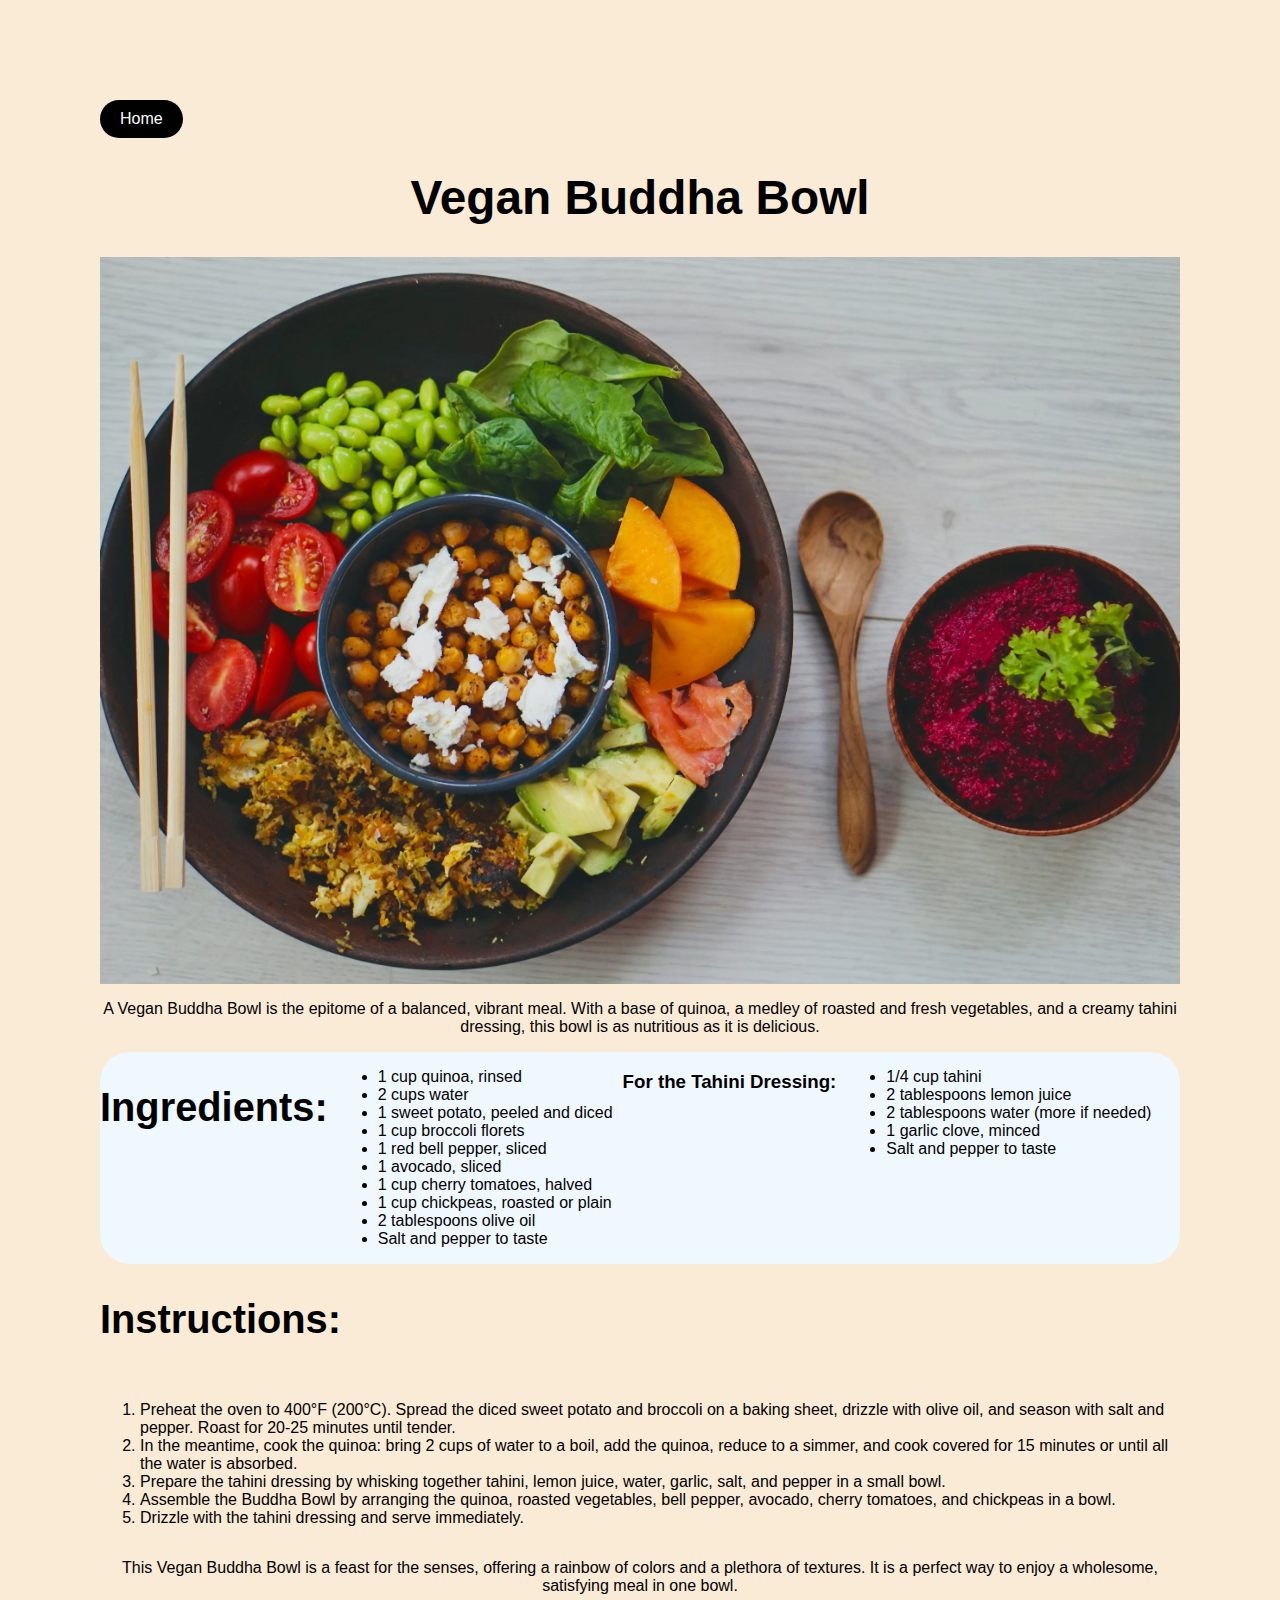
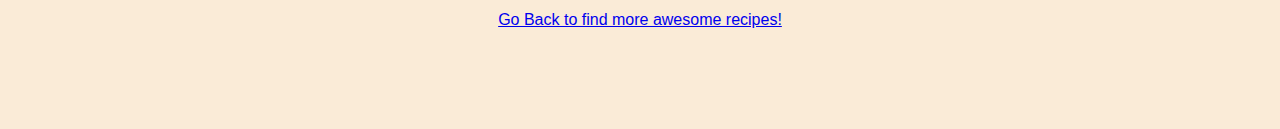
<file: recipes/bowl.html>
<!DOCTYPE html>
<html lang="en">
    <head>
        <meta charset="UTF-8">
        <meta name="viewport" content="width=device-width">
        <link rel="stylesheet" href="../style.css">
        <title>Vegan Buddha Bowl</title>
    </head>
    <body>
        <header>
            <button><a class="button" href="../index.html">Home</a></button>
        </header>
        <h1>Vegan Buddha Bowl</h1>
        <!-- Intro -->
        <div class="img"><img src="../img/bowl.webp" alt="vegan buddha bowl" width="1080"></div>
        <div class="intro">
            <p>
            A Vegan Buddha Bowl is the epitome of a balanced, vibrant meal. With a base of quinoa, a medley of roasted 
            and fresh vegetables, and a creamy tahini dressing, this bowl is as nutritious as it is delicious.
            </p>
        </div>
        <div class="ingredients">
         <h2>Ingredients:</h2>
         <ul>
            <li>1 cup quinoa, rinsed</li>
            <li>2 cups water</li>
            <li>1 sweet potato, peeled and diced</li>
            <li>1 cup broccoli florets</li>
            <li>1 red bell pepper, sliced</li>
            <li>1 avocado, sliced</li>
            <li>1 cup cherry tomatoes, halved</li>
            <li>1 cup chickpeas, roasted or plain</li>
            <li>2 tablespoons olive oil</li>
            <li>Salt and pepper to taste</li>
         </ul>
         <h3>For the Tahini Dressing:</h3>
         <ul>
            <li>1/4 cup tahini</li>
            <li>2 tablespoons lemon juice</li>
            <li>2 tablespoons water (more if needed)</li>
            <li>1 garlic clove, minced</li>
            <li>Salt and pepper to taste</li>
         </ul>
        </div>
        <div class="instructions">
         <h2>Instructions:</h2>
         <ol>
            <li>
                Preheat the oven to 400°F (200°C). Spread the diced sweet potato and broccoli on a baking sheet, 
                drizzle with olive oil, and season with salt and pepper. Roast for 20-25 minutes until tender.
            </li>
            <li>
                In the meantime, cook the quinoa: bring 2 cups of water to a boil, add the quinoa, reduce to a simmer, 
                and cook covered for 15 minutes or until all the water is absorbed.
            </li>
            <li>
                Prepare the tahini dressing by whisking together tahini, lemon juice, water, garlic, salt, and pepper 
                in a small bowl.
            </li>
            <li>
                Assemble the Buddha Bowl by arranging the quinoa, roasted vegetables, bell pepper, avocado, cherry tomatoes, 
                and chickpeas in a bowl.
            </li>
            <li>
                Drizzle with the tahini dressing and serve immediately.
            </li>
         </ol>
        </div>
         <!-- Outro -->
        <div class="outro"> 
         <p>
            This Vegan Buddha Bowl is a feast for the senses, offering a rainbow of colors and a plethora of textures. 
            It is a perfect way to enjoy a wholesome, satisfying meal in one bowl.
          </p>
          <a href="../index.html">Go Back to find more awesome recipes!</a>
        </div>
    </body>
</html>
</file>
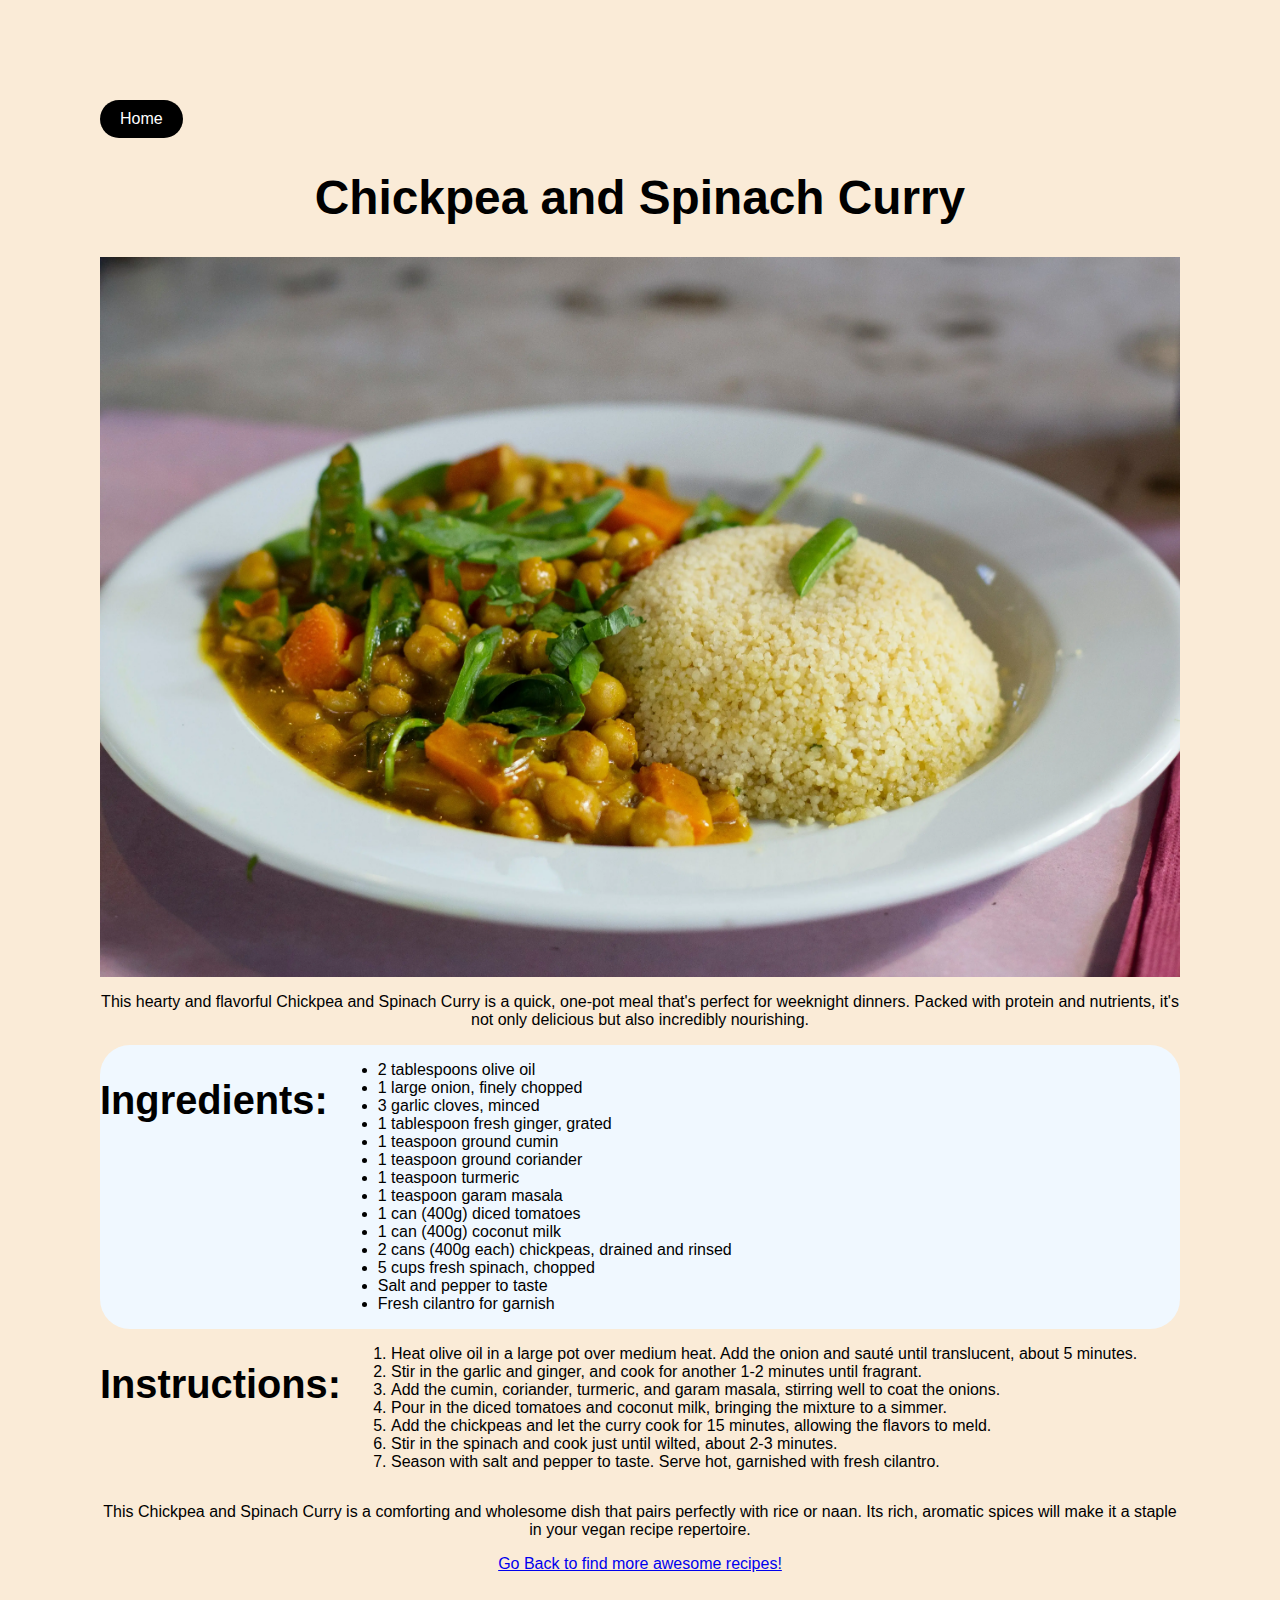
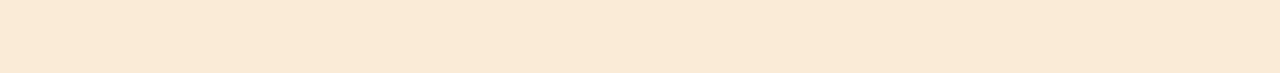
<file: recipes/curry.html>
<!DOCTYPE html>
<html lang="en">
    <head>
        <meta charset="UTF-8">
        <meta name="viewport" content="width=device-width">
        <link rel="stylesheet" href="../style.css">
        <title>Chickpea and Spinach Curry</title>
    </head>
<body>
    <header>
        <button><a class="button" href="../index.html">Home</a></button>
    </header>
    <!-- titel -->
    <h1>Chickpea and Spinach Curry</h1>
    <div class="img"><img src="../img/curry.webp" alt="vegan chickpea curry with spinach" width="1080"></div>
    <!-- intro -->
    <div class="intro">
        <p>
        This hearty and flavorful Chickpea and Spinach Curry is a quick, one-pot meal that's perfect for weeknight dinners. 
        Packed with protein and nutrients, it's not only delicious but also incredibly nourishing.
        </p>
    </div>
    <div class="ingredients">
        <h2>Ingredients:</h2>
        <ul>
            <li>2 tablespoons olive oil</li>
            <li>1 large onion, finely chopped</li>
            <li>3 garlic cloves, minced</li>
            <li>1 tablespoon fresh ginger, grated</li>
            <li>1 teaspoon ground cumin</li>
            <li>1 teaspoon ground coriander</li>
            <li>1 teaspoon turmeric</li>
            <li>1 teaspoon garam masala</li>
            <li>1 can (400g) diced tomatoes</li>
            <li>1 can (400g) coconut milk</li>
            <li>2 cans (400g each) chickpeas, drained and rinsed</li>
            <li>5 cups fresh spinach, chopped</li>
            <li>Salt and pepper to taste</li>
            <li>Fresh cilantro for garnish</li>
        </ul>
    </div>
    <div class="instructions">
        <h2>Instructions:</h2>
        <ol>
            <li>Heat olive oil in a large pot over medium heat. Add the onion and sauté until translucent, about 5 minutes.</li>
            <li>Stir in the garlic and ginger, and cook for another 1-2 minutes until fragrant.</li>
            <li>Add the cumin, coriander, turmeric, and garam masala, stirring well to coat the onions.</li>
            <li>Pour in the diced tomatoes and coconut milk, bringing the mixture to a simmer.</li>
            <li>Add the chickpeas and let the curry cook for 15 minutes, allowing the flavors to meld.</li>
            <li>Stir in the spinach and cook just until wilted, about 2-3 minutes.</li>
            <li>Season with salt and pepper to taste. Serve hot, garnished with fresh cilantro.</li> 
        </ol>
    </div>
    <!-- outro -->
    <div class="outro">    
        <p>
        This Chickpea and Spinach Curry is a comforting and wholesome dish that pairs perfectly with rice or naan. 
        Its rich, aromatic spices will make it a staple in your vegan recipe repertoire.
        </p>
        <a href="../index.html">Go Back to find more awesome recipes!</a>
    </div>
</body>
</html>
</file>
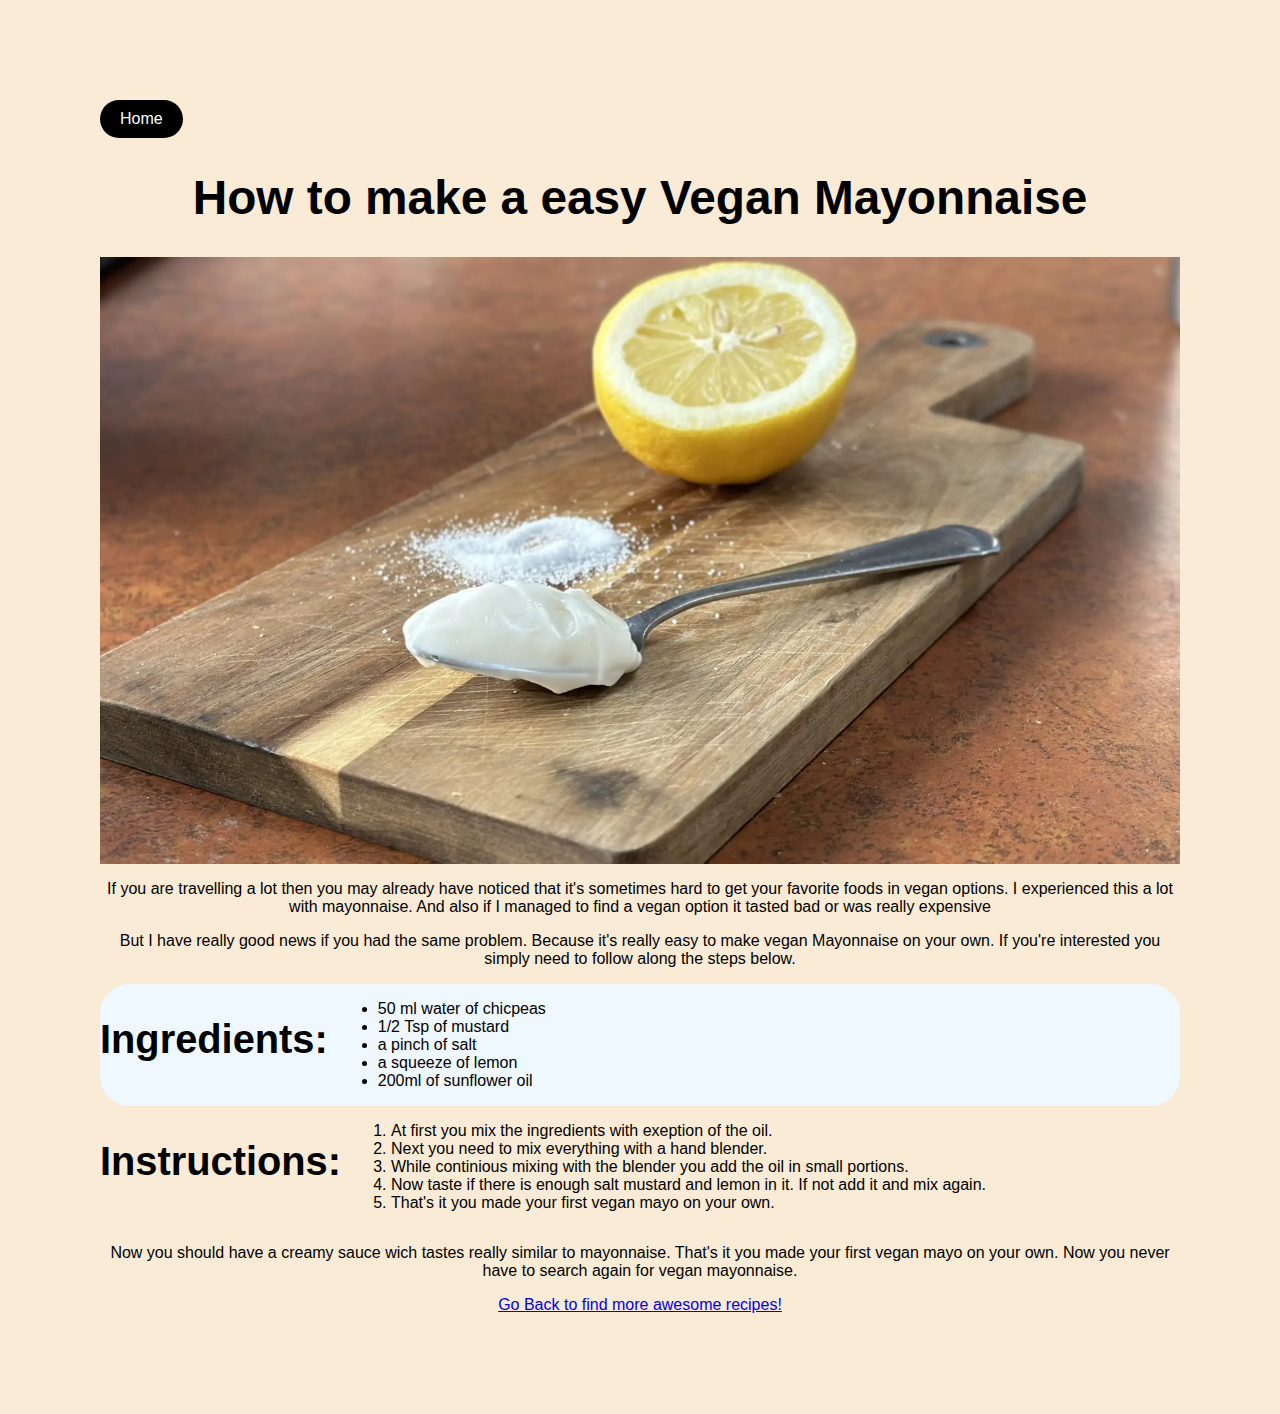
<file: recipes/mayo.html>
<!DOCTYPE html>
<html lang="en">
<head>
  <meta charset="utf-8">
  <meta name="viewport" content="width=device-width">
  <link rel="stylesheet" href="../style.css">
  <title>Vegan Mayonnaise</title>
</head>
<body>
    <header>
        <button><a class="button" href="../index.html">Home</a></button>
    </header>
    <h1>How to make a easy Vegan Mayonnaise</h1>
    <div class="img"><img src="../img/mayo.webp" alt="spoon of vegan mayo with some of the ingriedients like salt and lemon" width="1080"/></div>
     <!-- Intro --->
    <div class="intro">
    <p>
        If you are travelling a lot then you may already have noticed that it's sometimes hard to get your favorite foods in vegan options.
        I experienced this a lot with mayonnaise. 
        And also if I managed to find a vegan option it tasted bad or was really expensive
    </p>
    <p>
        But I have really good news if you had the same problem.
        Because it's really easy to make vegan Mayonnaise on your own.
        If you're interested you simply need to follow along the steps below.
    </p>
  </div>
  <div class="ingredients">
    <h2>Ingredients:</h2>
    <ul>
      <li>50 ml water of chicpeas</li>
      <li>1/2 Tsp of mustard</li>
      <li>a pinch of salt</li>
      <li>a squeeze of lemon</li>
      <li>200ml of sunflower oil</li>
    </ul>
  </div>
  <div class="instructions">
    <h2>Instructions:</h2>
    <ol>
      <li>At first you mix the ingredients with exeption of the oil.</li>
      <li>Next you need to mix everything with a hand blender.</li>
      <li>While continious mixing with the blender you add the oil in small portions.</li>
      <li>Now taste if there is enough salt mustard and lemon in it. If not add it and mix again.</li>
      <li>That's it you made your first vegan mayo on your own. </li>
    </ol>
  </div>
  <div class="outro">
    <!-- Outro -->
    <p>
        Now you should have a creamy sauce wich tastes really similar to mayonnaise.
        That's it you made your first vegan mayo on your own. 
        Now you never have to search again for vegan mayonnaise.
    </p>
    <a href="../index.html">Go Back to find more awesome recipes!</a>
  </div>
</body>
</html>
</file>
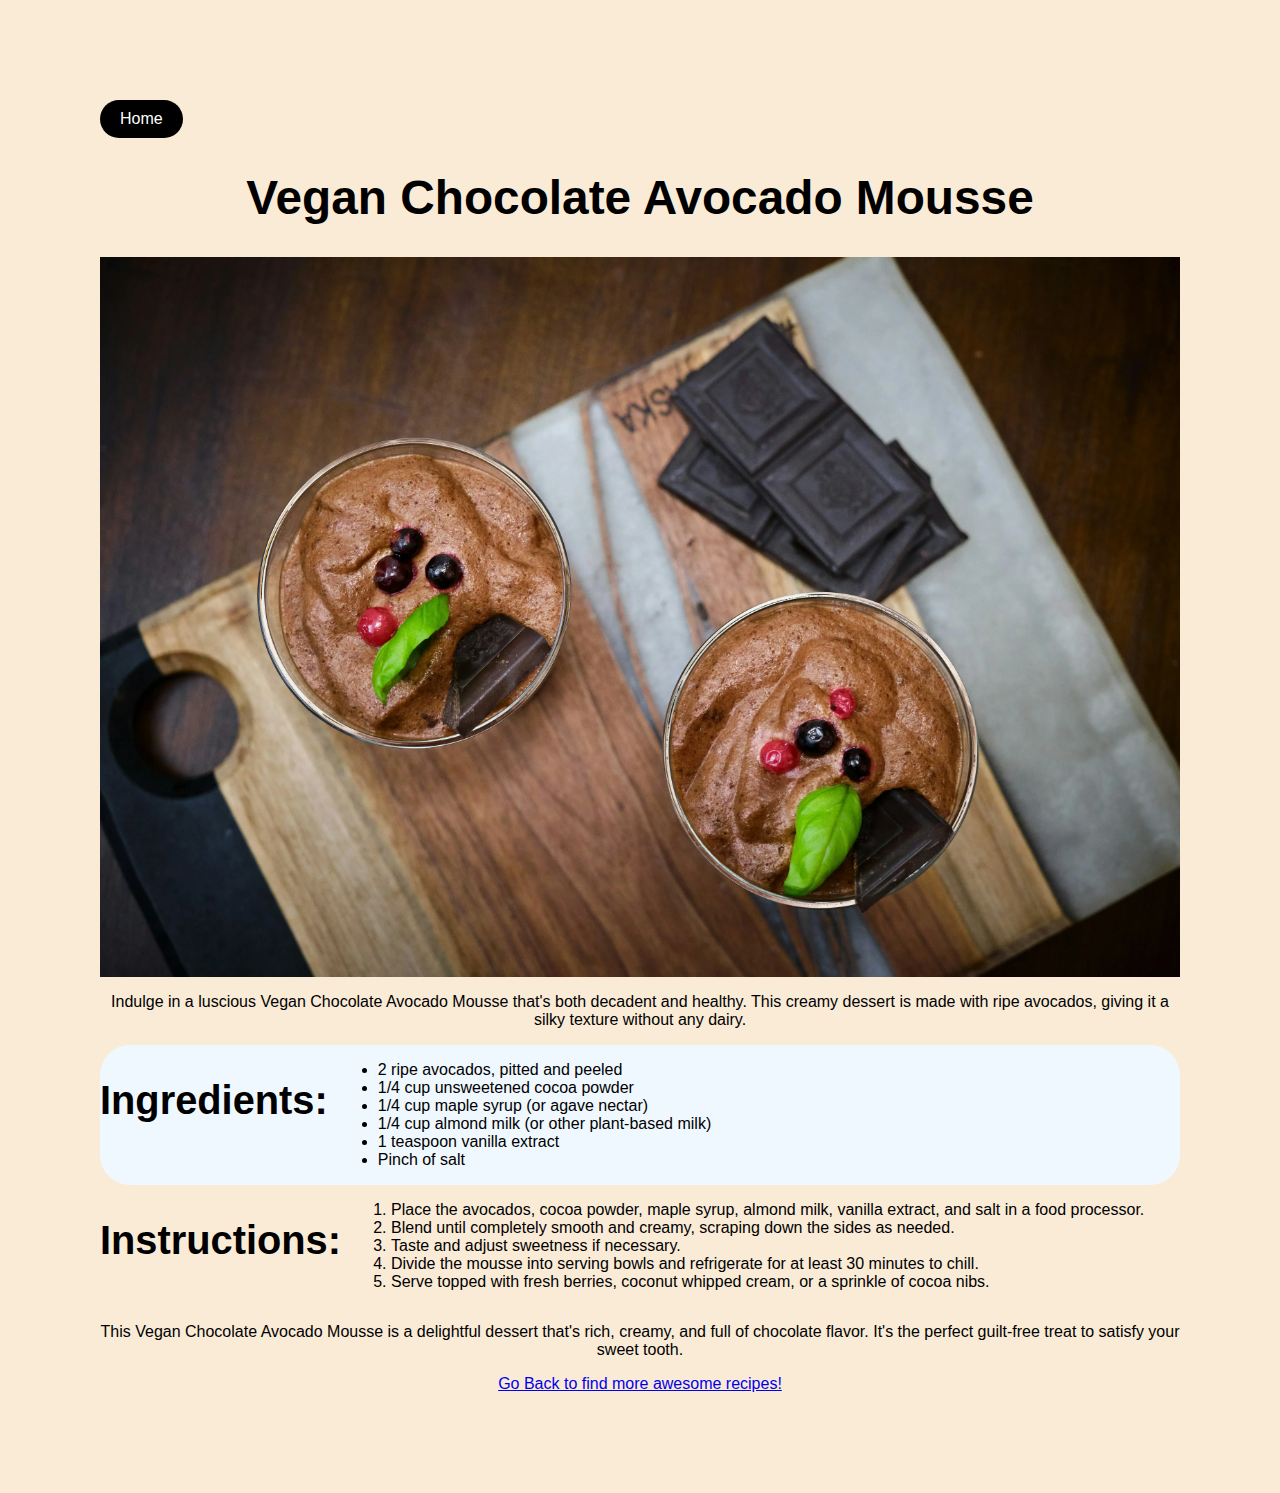
<file: recipes/mousse.html>
<!DOCTYPE html>
<html lang="en">
    <head>
        <meta charset="UTF-8">
        <meta name="viewport" content="width=device-width">
        <link rel="stylesheet" href="../style.css">
        <title>Vegan Chocolate Avocado Mousse</title>
    </head>
    <body>
        <header>
            <button><a class="button" href="../index.html">Home</a></button>
        </header>
        <h1>Vegan Chocolate Avocado Mousse</h1>
        <div class="img"><img src="../img/mousse.webp" alt="vegan mousse au chocolat" width="1080"></div>
        <!-- Intro -->
        <div class="intro">
            <p>
            Indulge in a luscious Vegan Chocolate Avocado Mousse that's both decadent and healthy. 
            This creamy dessert is made with ripe avocados, giving it a silky texture without any dairy.
            </p>
        </div>
        <div class="ingredients"> 
         <h2>Ingredients:</h2>
         <ul>
            <li>2 ripe avocados, pitted and peeled</li>
            <li>1/4 cup unsweetened cocoa powder</li>
            <li>1/4 cup maple syrup (or agave nectar)</li>
            <li>1/4 cup almond milk (or other plant-based milk)</li>
            <li>1 teaspoon vanilla extract</li>
            <li>Pinch of salt</li>
         </ul>
        </div>
        <div class="instructions">
         <h2>Instructions:</h2>
         <ol>
            <li>
                Place the avocados, cocoa powder, maple syrup, almond milk, vanilla extract, and salt in a food processor.
            </li>
            <li>
                Blend until completely smooth and creamy, scraping down the sides as needed.
            </li>
            <li>
                Taste and adjust sweetness if necessary.
            </li>
            <li>
                Divide the mousse into serving bowls and refrigerate for at least 30 minutes to chill.
            </li>
            <li>
                Serve topped with fresh berries, coconut whipped cream, or a sprinkle of cocoa nibs.
            </li>
         </ol>
        </div>
         <!-- Outro -->
        <div class="outro">
          <p>
            This Vegan Chocolate Avocado Mousse is a delightful dessert that's rich, creamy, 
            and full of chocolate flavor. It's the perfect guilt-free treat to satisfy your sweet tooth.
          </p>
         <a href="../index.html">Go Back to find more awesome recipes!</a>
        </div>
    </body>
</html>
</file>
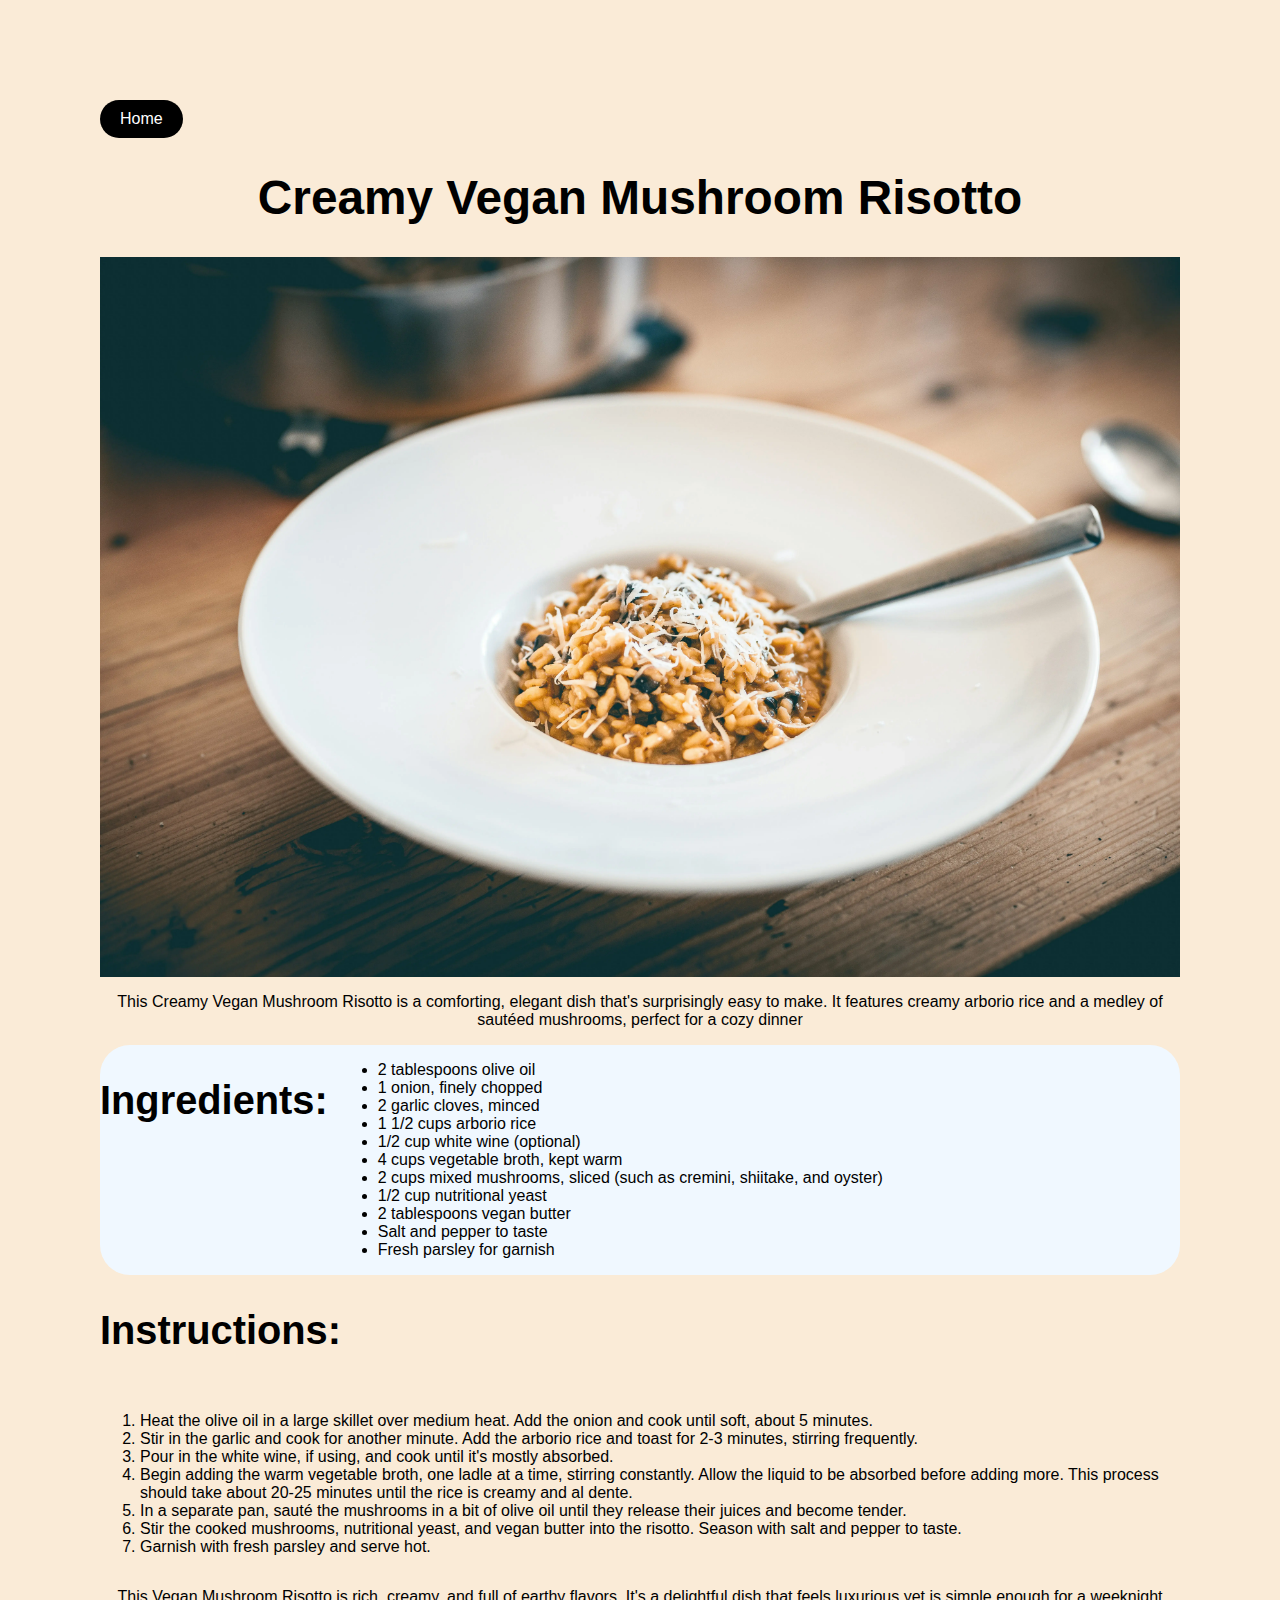
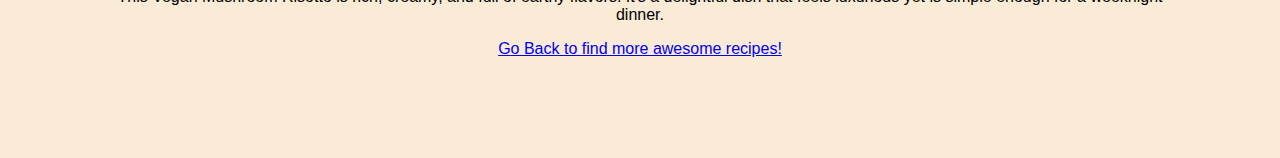
<file: recipes/risotto.html>
<!DOCTYPE html>
<html lang="en">
    <head>
        <meta charset="UTF-8">
        <meta name="viewport" name="width=device-width">
        <link rel="stylesheet" href="../style.css">
        <title>Creamy Vegan Mushroom Risotto</title>
    </head>
    <body>
        <header>
            <button><a class="button" href="../index.html">Home</a></button>
        </header>
        <h1>Creamy Vegan Mushroom Risotto</h1>
        <div class="img"><img src="../img/risotto.webp" alt="vegan mushroom risotto" width="1080"></div>
        <!-- Intro -->
        <div class="intro"> 
            <p>
            This Creamy Vegan Mushroom Risotto is a comforting, elegant dish that's surprisingly easy to make. 
            It features creamy arborio rice and a medley of sautéed mushrooms, perfect for a cozy dinner
            </p>
        </div>
        <div class="ingredients">
            <h2>Ingredients:</h2>
            <ul>
                <li> 2 tablespoons olive oil</li>
                <li>1 onion, finely chopped</li>
                <li>2 garlic cloves, minced</li>
                <li>1 1/2 cups arborio rice</li>
                <li>1/2 cup white wine (optional)</li>
                <li>4 cups vegetable broth, kept warm</li>
                <li>2 cups mixed mushrooms, sliced (such as cremini, shiitake, and oyster)</li>
                <li>1/2 cup nutritional yeast</li>
                <li>2 tablespoons vegan butter</li>
                <li>Salt and pepper to taste</li>
                <li>Fresh parsley for garnish</li>
            </ul>
        </div>
        <div class="instructions">
            <h2>Instructions:</h2>
            <ol>
                <li>
                Heat the olive oil in a large skillet over medium heat. Add the onion and cook until soft, about 5 minutes.
                </li>
                <li>
                Stir in the garlic and cook for another minute. Add the arborio rice and toast for 2-3 minutes, 
                stirring frequently.
                </li>
                <li>
                Pour in the white wine, if using, and cook until it's mostly absorbed.
                </li>
                <li>
                Begin adding the warm vegetable broth, one ladle at a time, stirring constantly. Allow the liquid to 
                be absorbed before adding more. This process should take about 20-25 minutes until the rice is creamy and 
                al dente.
                </li>
                <li>
                In a separate pan, sauté the mushrooms in a bit of olive oil until they release their juices and become tender.
                </li>
                <li>
                Stir the cooked mushrooms, nutritional yeast, and vegan butter into the risotto. Season with salt and 
                pepper to taste.
                </li>
                <li>
                Garnish with fresh parsley and serve hot.
                </li>
            </ol>
        </div>
        <!-- Outro -->
        <div class="outro"> 
            <p>
            This Vegan Mushroom Risotto is rich, creamy, and full of earthy flavors. It's a delightful dish that feels 
            luxurious yet is simple enough for a weeknight dinner.
            </p>
            <a href="../index.html">Go Back to find more awesome recipes!</a>
        </div>
    </body>
</html>
</file>
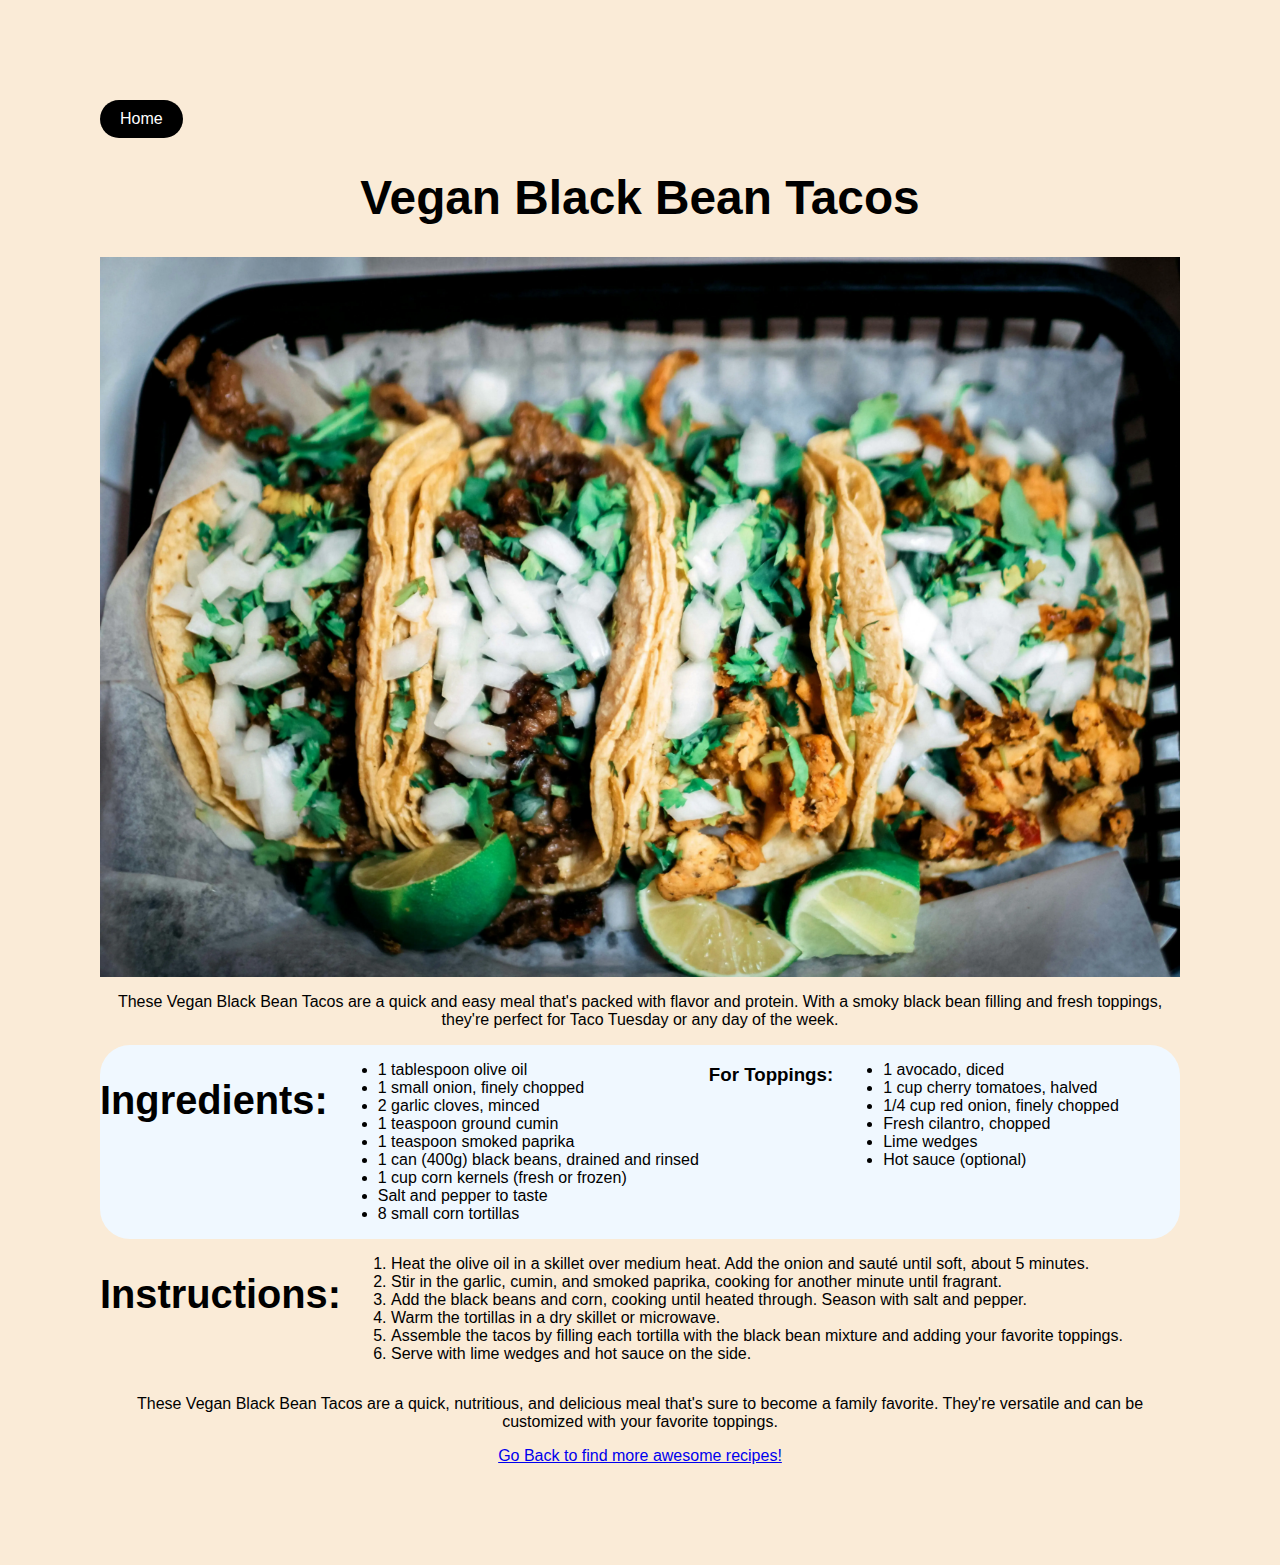
<file: recipes/tacos.html>
<!DOCTYPE html>
<html lang="en">
    <head>
        <meta charset="UTF-8">
        <meta name="viewport" content="width=device-width">
        <link rel="stylesheet" href="../style.css">
        <title>Vegan Black Bean Tacos</title>
    </head>
    <body>
        <header>
            <button><a class="button" href="../index.html">Home</a></button>
        </header>
        <h1>Vegan Black Bean Tacos</h1>
        <div class="img"><img src="../img/tacos.webp" alt="delicious vegan tacos" width="1080"></div>
        <!-- Intro -->
        <div class="intro">
         <p>
            These Vegan Black Bean Tacos are a quick and easy meal that's packed with flavor and protein. 
            With a smoky black bean filling and fresh toppings, they're perfect for Taco Tuesday or any day of the week.
         </p>
        </div>
        <div class="ingredients">
         <h2>Ingredients:</h2>
         <ul>
            <li>1 tablespoon olive oil</li>
            <li>1 small onion, finely chopped</li>
            <li>2 garlic cloves, minced</li>
            <li>1 teaspoon ground cumin</li>
            <li>1 teaspoon smoked paprika</li>
            <li>1 can (400g) black beans, drained and rinsed</li>
            <li>1 cup corn kernels (fresh or frozen)</li>
            <li>Salt and pepper to taste</li>
            <li>8 small corn tortillas</li>
         </ul>
         <h3>For Toppings:</h3>
         <ul>
            <li>1 avocado, diced</li>
            <li>1 cup cherry tomatoes, halved</li>
            <li>1/4 cup red onion, finely chopped</li>
            <li>Fresh cilantro, chopped</li>
            <li>Lime wedges</li>
            <li>Hot sauce (optional)</li>
         </ul>
        </div>
        <div class="instructions">
         <h2>Instructions:</h2>
         <ol>
            <li>
                Heat the olive oil in a skillet over medium heat. Add the onion and sauté until soft, about 5 minutes.
            </li>
            <li>
                Stir in the garlic, cumin, and smoked paprika, cooking for another minute until fragrant.
            </li>
            <li>
                Add the black beans and corn, cooking until heated through. Season with salt and pepper.
            </li>
            <li>
                Warm the tortillas in a dry skillet or microwave.
            </li>
            <li>
                Assemble the tacos by filling each tortilla with the black bean mixture and adding your favorite toppings.
            </li>
            <li>
                Serve with lime wedges and hot sauce on the side.
            </li>
         </ol>
        </div>
         <!-- Outro -->
        <div class="outro">  
          <p>
            These Vegan Black Bean Tacos are a quick, nutritious, and delicious meal that's sure to become a family favorite. 
            They're versatile and can be customized with your favorite toppings.
          </p>
         <a href="../index.html">Go Back to find more awesome recipes!</a>
        </div>
    </body>
</html>
</file>
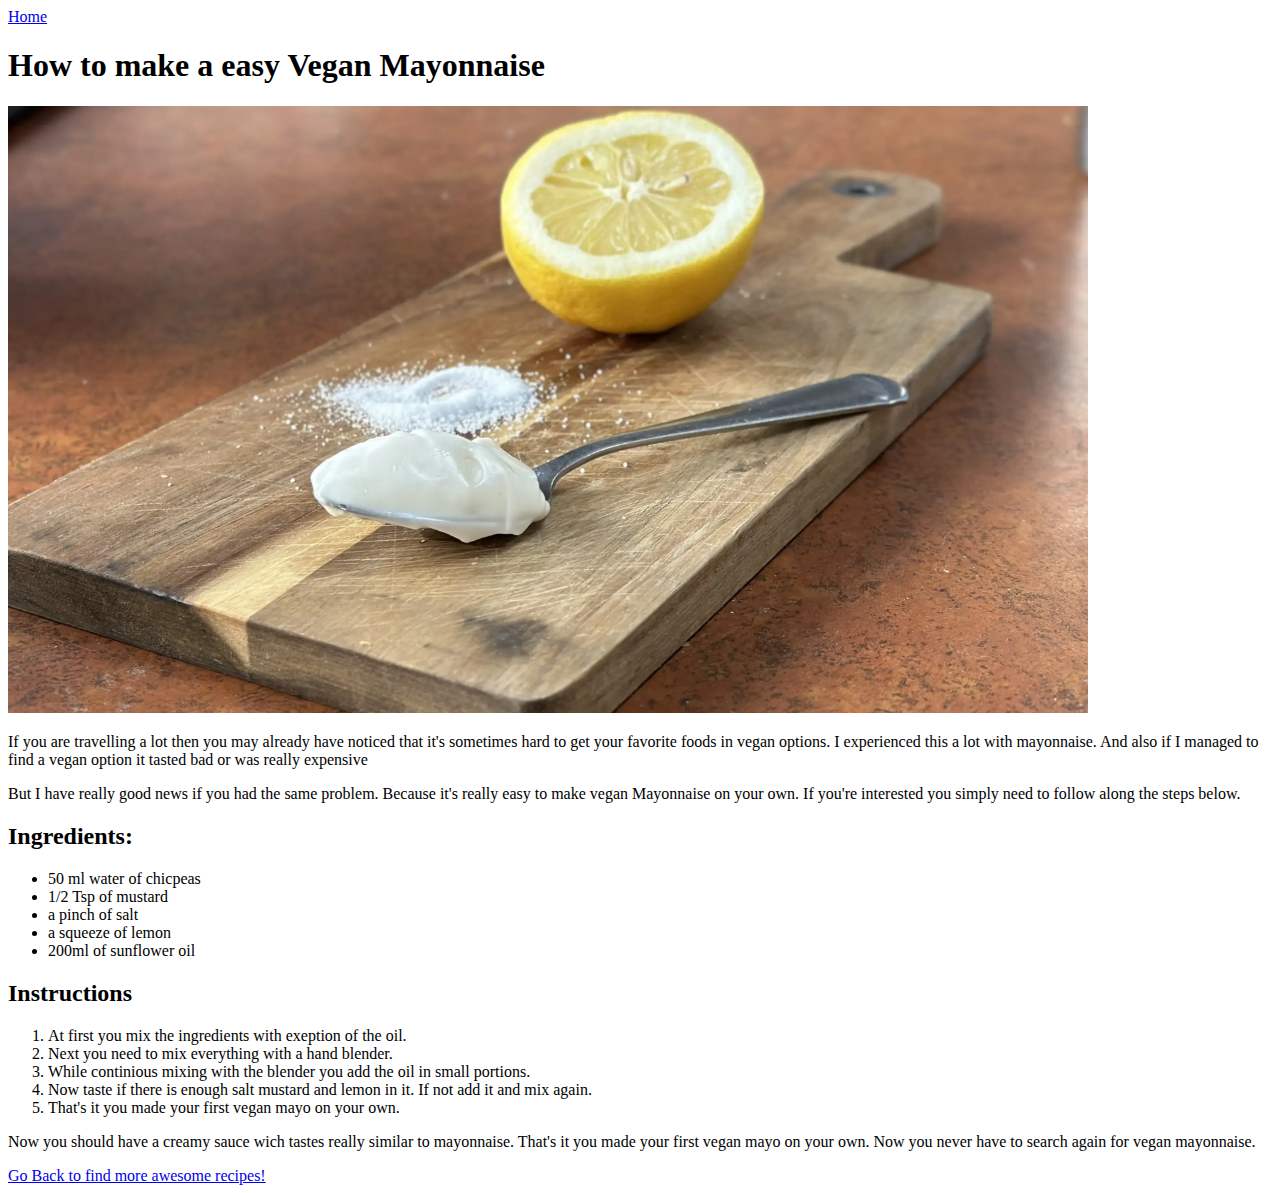
<file: recipes/vegan-mayo.html>
<!DOCTYPE html>
<html lang="en">
<head>
  <meta charset="utf-8">
  <meta name="viewport" content="width=device-width">
  <title>Vegan Mayonnaise</title>
</head>
<body>
    <header>
        <nav>
            <a href="../index.html">Home</a>
        </nav>
    </header>
  <!-- Heading --->
    <h1>How to make a easy Vegan Mayonnaise</h1>
  <!-- Head image -->
    <img src="../img/mayo.webp" alt="spoon of vegan mayo with some of the ingriedients like salt and lemon" width="1080"/>
  <!-- Introduction --->
    <p>
        If you are travelling a lot then you may already have noticed that it's sometimes hard to get your favorite foods in vegan options.
        I experienced this a lot with mayonnaise. 
        And also if I managed to find a vegan option it tasted bad or was really expensive
    </p>
    <p>
        But I have really good news if you had the same problem.
        Because it's really easy to make vegan Mayonnaise on your own.
        If you're interested you simply need to follow along the steps below.
    </p>
  <!-- Ingredients --->
    <h2>Ingredients:</h2>
    <ul>
      <li>50 ml water of chicpeas</li>
      <li>1/2 Tsp of mustard</li>
      <li>a pinch of salt</li>
      <li>a squeeze of lemon</li>
      <li>200ml of sunflower oil</li>
    </ul>
  <!-- instructions --->
    <h2>Instructions</h2>
    <ol>
      <li>At first you mix the ingredients with exeption of the oil.</li>
      <li>Next you need to mix everything with a hand blender.</li>
      <li>While continious mixing with the blender you add the oil in small portions.</li>
      <li>Now taste if there is enough salt mustard and lemon in it. If not add it and mix again.</li>
      <li>That's it you made your first vegan mayo on your own. </li>
    </ol>
   <!-- Outro--->
    <p>
        Now you should have a creamy sauce wich tastes really similar to mayonnaise.
        That's it you made your first vegan mayo on your own. 
        Now you never have to search again for vegan mayonnaise.
    </p>
    <a href="../index.html">Go Back to find more awesome recipes!</a>
</body>
</html>
</file>
<file: style.css>
body {
    max-width: 1280px;
    margin: 100px;
    font-family: "Noto sans", Verdana, sans-serif;
    background-color: antiquewhite;
    align-items: center;
}

h1 {
    font-size: 47.78px;
    text-align: center;
}
h2 {
    font-size: 39.81px;
}
p {
    font-size: 16px;
}

.button {
    color: white;
    text-decoration: none;
    text-align: center;
    font-size: 16px;
    margin-left: 10px;
    margin-right: 10px;
}
button {
    background-color: black;
    padding: 10px;
    border: 0px;
    border-radius: 30px;
}
Button:hover {
    background: #029a32; 
}
Button:active {
    background: #000000; 
}
.img {
    display: flex; 
    justify-content: center; 
    align-items: center;
}
.intro,
.outro {
    text-align: center;
}
div {
    min-width: min(500px, 90vw);
    flex-wrap: wrap;
}
.ingredients,
.instructions {
    display: flex;
    gap: 10px;
}
.menue {
    list-style: none;
    line-height: 1.7;
    text-align: center;
}
.ingredients {
    background-color: aliceblue;
    border-radius: 30px;
}
</file>
